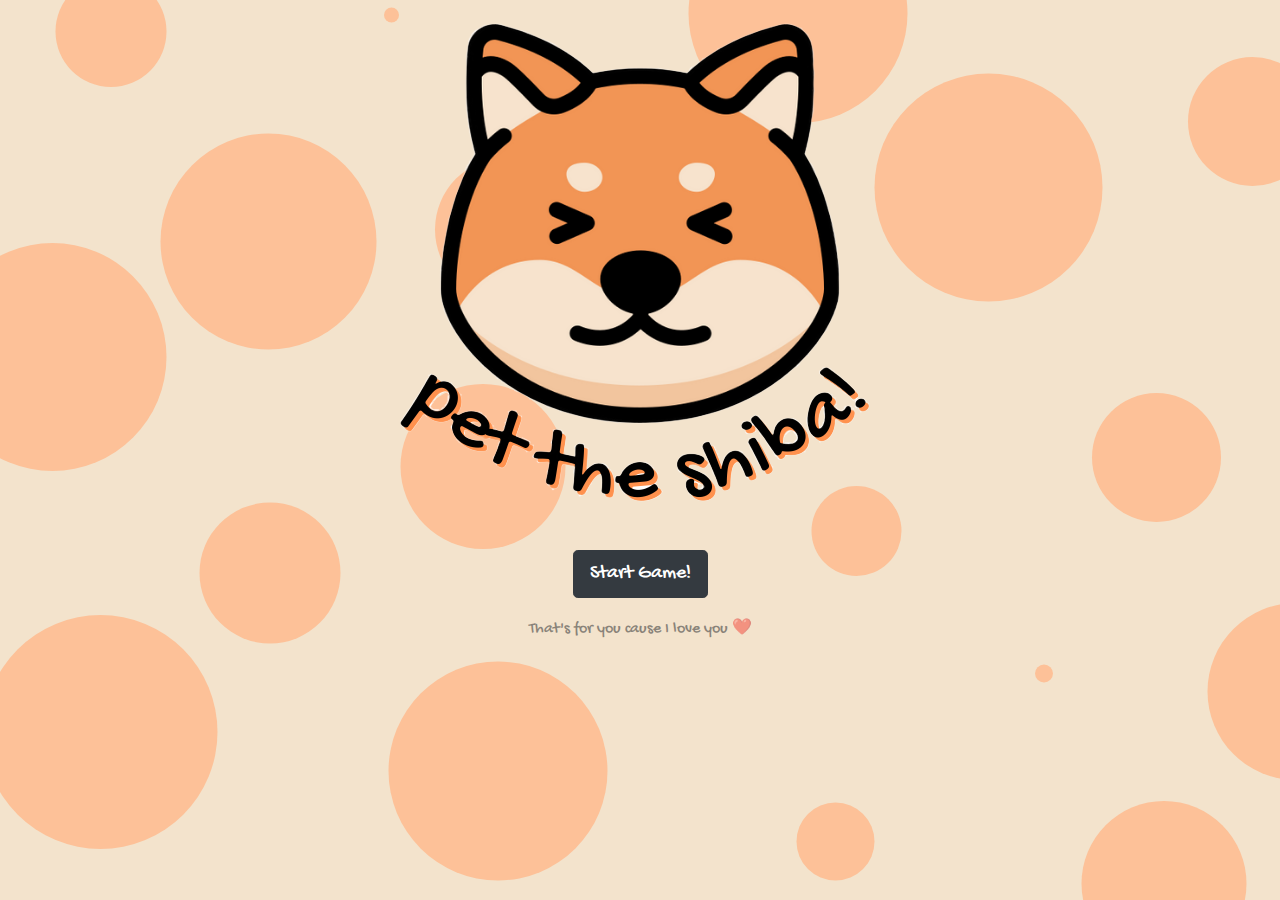
<file: index.html>
<!DOCTYPE html>
<html lang="en">
<head>
    <meta charset="UTF-8">
    <meta http-equiv="X-UA-Compatible" content="IE=edge">
    <meta name="viewport" content="width=device-width, initial-scale=1.0">
    <link rel="stylesheet" href="https://cdn.jsdelivr.net/npm/bootstrap@4.0.0/dist/css/bootstrap.min.css" integrity="sha384-Gn5384xqQ1aoWXA+058RXPxPg6fy4IWvTNh0E263XmFcJlSAwiGgFAW/dAiS6JXm" crossorigin="anonymous">
    <link rel="stylesheet" href="style.css">
    <script>
        function startGame() {
            window.location.href = 'game.html'
        }
    </script>
    <title>Pet The Shiba!</title>
</head>
<body>
    <div class="container">
        <div class="row">
            <div class="col">
                <div class="d-flex justify-content-center">
                    <img src="imagens/principal.png" alt="">
                </div>
            </div>
        </div>
        <div class="row">
            <div class="col">
                <div class="d-flex justify-content-center">
                    <button type="button" class="btn btn-dark btn-lg" onclick="startGame()" href = "">Start Game!</button>
                </div>
            </div>
        </div>
        <footer>
            That's for you cause I love you ❤️
        </footer>
    </div>
</body>
</html>
</file>
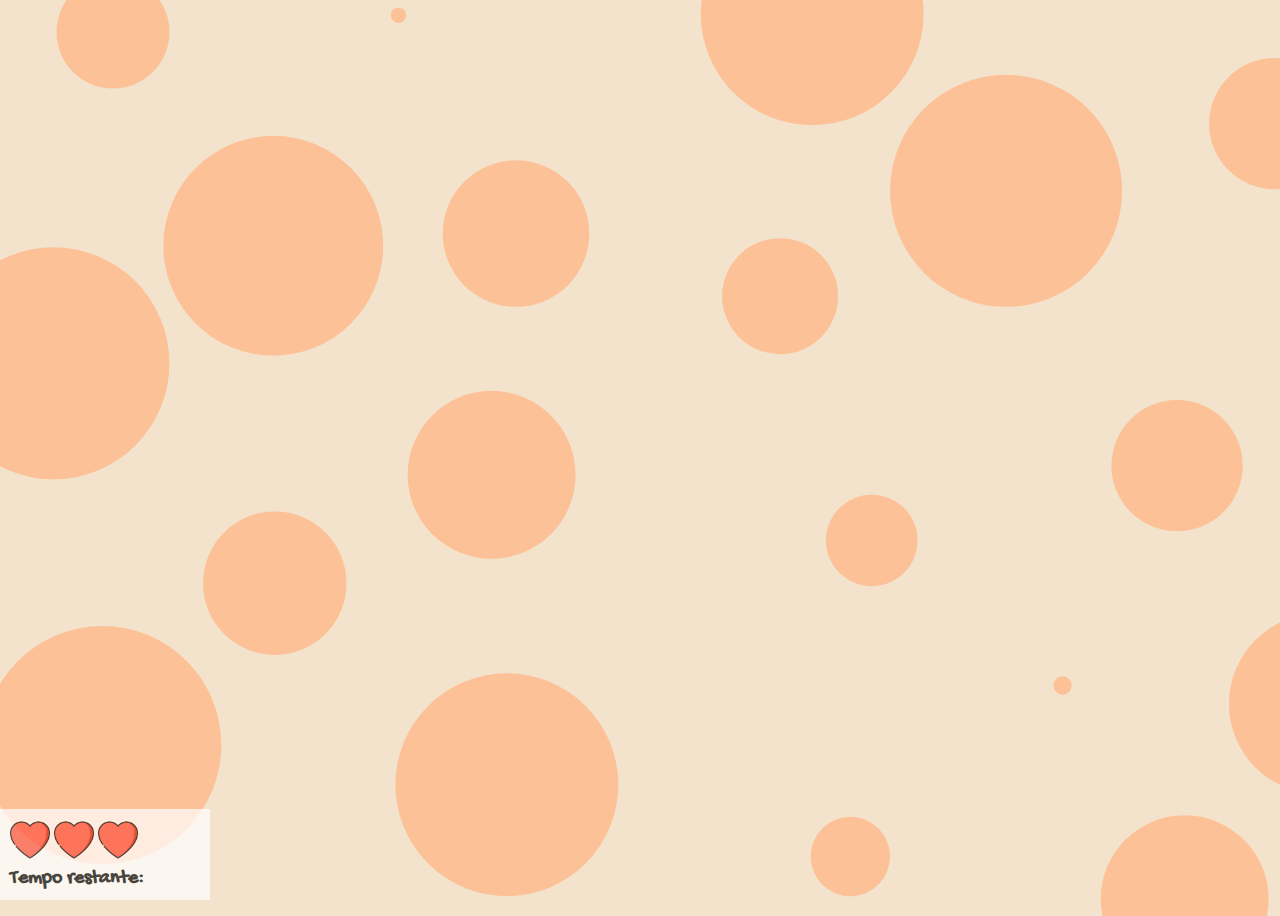
<file: game.html>
<!DOCTYPE html>
<html lang="en">
<head>
    <meta charset="UTF-8">
    <meta http-equiv="X-UA-Compatible" content="IE=edge">
    <meta name="viewport" content="width=device-width, initial-scale=1.0">
    <title>Pet The Shiba!</title>
    <link rel="stylesheet" href="style.css">
    <script src="app.js"></script>

</head>
<body onresize="ajustaTamanhoTela()">

    <div class="painel">
        <div class="vidas">
            <img src="imagens/heart.png" id="v1" alt="" width="40">
            <img src="imagens/heart.png" id="v2" alt="" width="40">
            <img src="imagens/heart.png" id="v3" alt="" width="40">
        </div>

        <div class="cronometro">
            Tempo restante: <span id="tempo"></span></div>
    </div>

    <script>
        var criaShiba =  setInterval(function() {
            posicaoRandomica()
        }, 3000)
    </script>

</body>
</html>
</file>
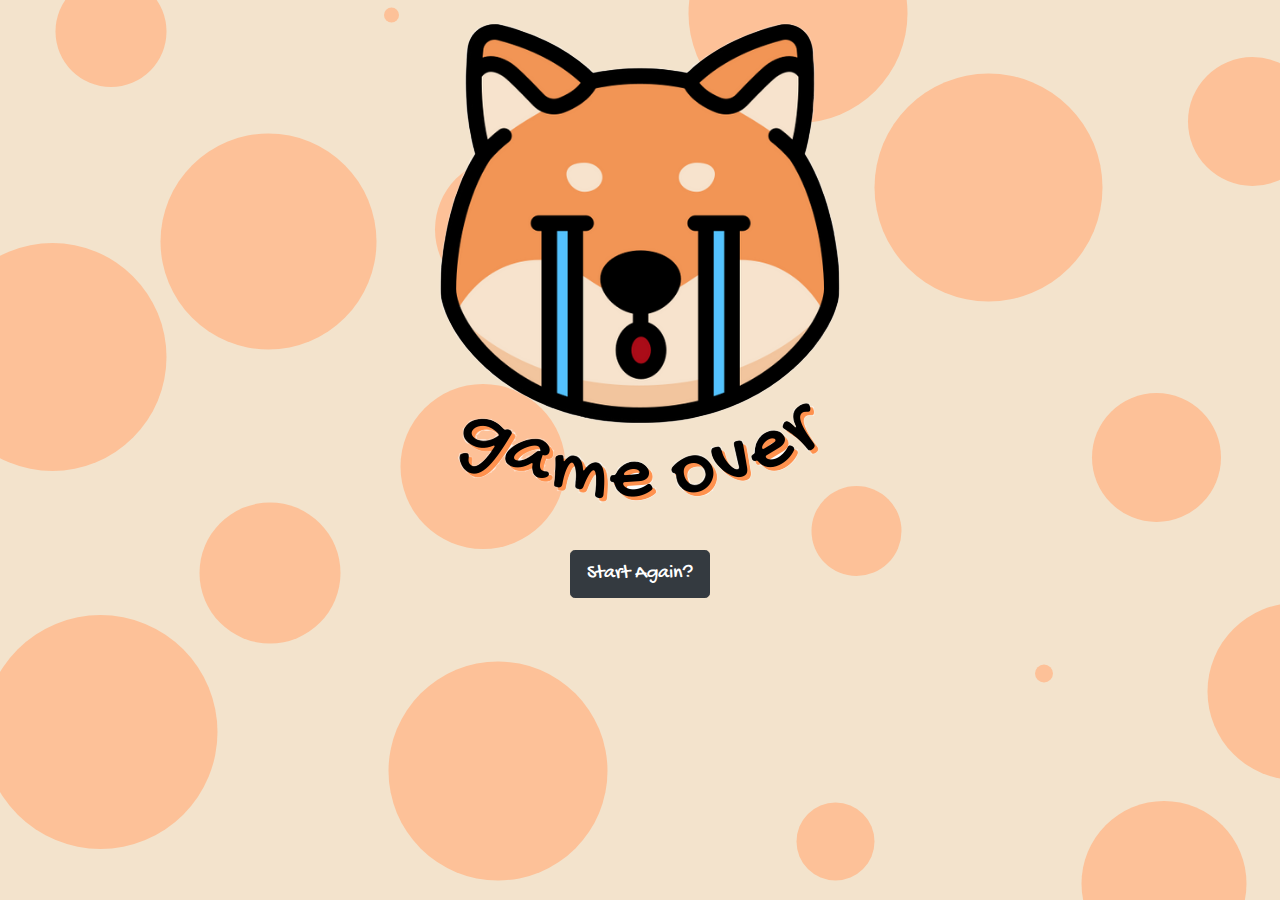
<file: gameover.html>
<!DOCTYPE html>
<html lang="en">
<head>
    <meta charset="UTF-8">
    <meta http-equiv="X-UA-Compatible" content="IE=edge">
    <meta name="viewport" content="width=device-width, initial-scale=1.0">
    <link rel="stylesheet" href="https://cdn.jsdelivr.net/npm/bootstrap@4.0.0/dist/css/bootstrap.min.css" integrity="sha384-Gn5384xqQ1aoWXA+058RXPxPg6fy4IWvTNh0E263XmFcJlSAwiGgFAW/dAiS6JXm" crossorigin="anonymous">
    <link rel="stylesheet" href="style.css">
    <title>Game Over :(</title>
</head>
<body>
    <div class="container">
        <div class="row">
            <div class="col">
                <div class="d-flex justify-content-center">
                    <img src="imagens/gameover.png" alt="">
                </div>
            </div>
        </div>
        <div class="row">
            <div class="col">
                <div class="d-flex justify-content-center">
                    <button type="button" class="btn btn-dark btn-lg" onclick="window.location.href = 'index.html'">Start Again?</button>
                </div>
            </div>
        </div>
    </div>
</body>
</html>
</file>
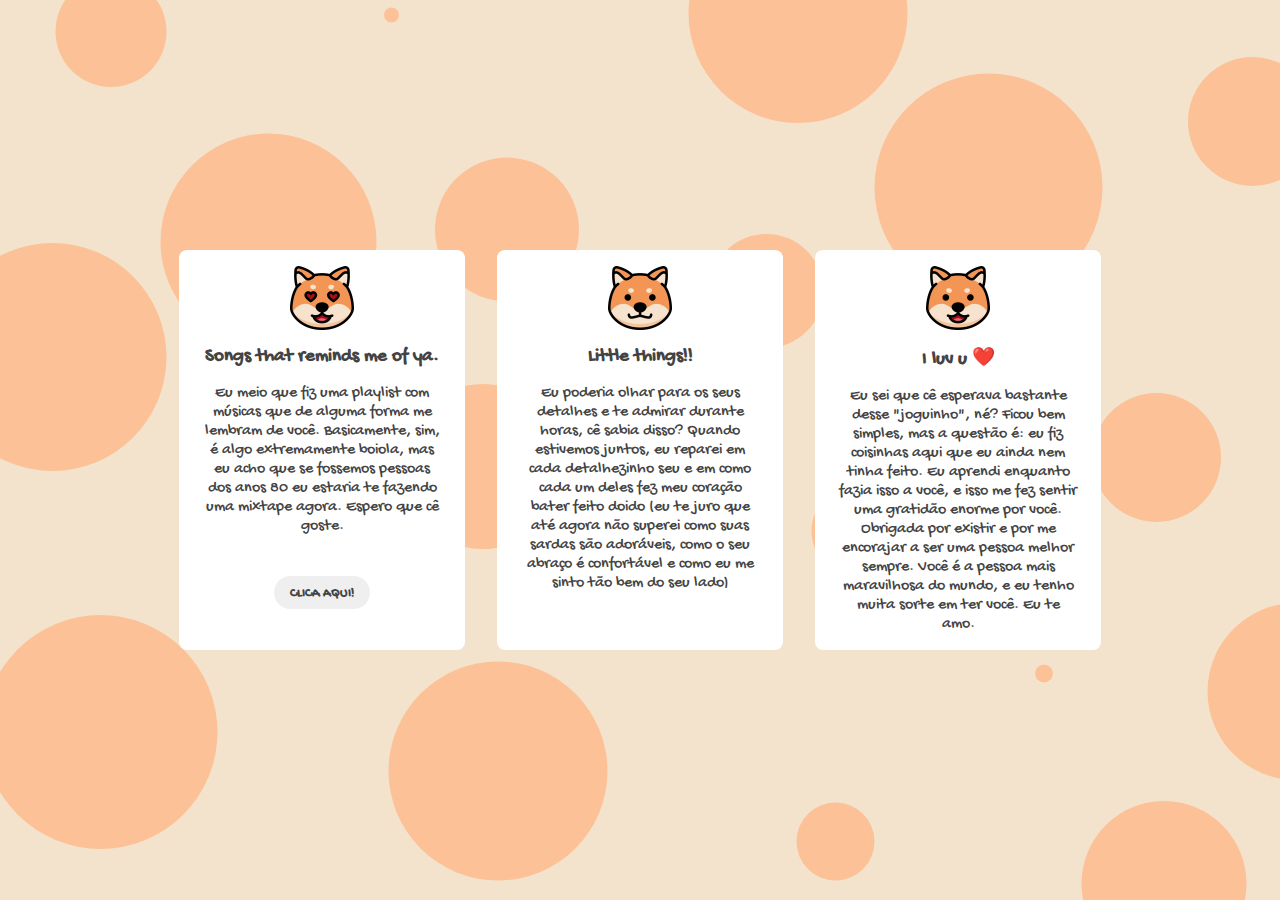
<file: loveyou.html>
<!DOCTYPE html>
<html lang="en">
<head>
    <meta charset="UTF-8">
    <meta http-equiv="X-UA-Compatible" content="IE=edge">
    <meta name="viewport" content="width=device-width, initial-scale=1.0">
    <title>Pet The Shiba!</title>
    <link rel="stylesheet" href="loveyou.css">

</head>
<body>
    <main class="cards">
        <section class="card">
            <img src="imagens/love.png" alt="">
            <h3>Songs that reminds me of ya.</h3>
            <span>Eu meio que fiz uma playlist com músicas que de alguma forma me lembram de você. Basicamente, sim, é algo extremamente boiola, mas eu acho que se fossemos pessoas dos anos 80 eu estaria te fazendo uma mixtape agora. Espero que cê goste.</span>
            <button class="button"><a href="https://open.spotify.com/playlist/0iVBDLl20JPgEINlGNWAfC?si=8cf348621c394fac&pt=f604f254a90f0ccabc11828ba7d34b2c">Clica aqui!</a></button>
        </section>
        <section class="card">
            <img src="imagens/grinning.png" alt="">
            <h3>Little things!!</h3>
            <span>Eu poderia olhar para os seus detalhes e te admirar durante horas, cê sabia disso? Quando estivemos juntos, eu reparei em cada detalhezinho seu e em como cada um deles fez meu coração bater feito doido (eu te juro que até agora não superei como suas sardas são adoráveis, como o seu abraço é confortável e como eu me sinto tão bem do seu lado)</span>
        </section>
        <section class="card">
            <img src="imagens/laughing.png" alt="">
            <h3>I luv u ❤️</h3>
            <span>Eu sei que cê esperava bastante desse "joguinho", né? Ficou bem simples, mas a questão é: eu fiz coisinhas aqui que eu ainda nem tinha feito. Eu aprendi enquanto fazia isso a você, e isso me fez sentir uma gratidão enorme por você. Obrigada por existir e por me encorajar a ser uma pessoa melhor sempre. Você é a pessoa mais maravilhosa do mundo, e eu tenho muita sorte em ter você.
                Eu te amo.
            </span>
        </section>
    </main>
</body>
</html>
</file>
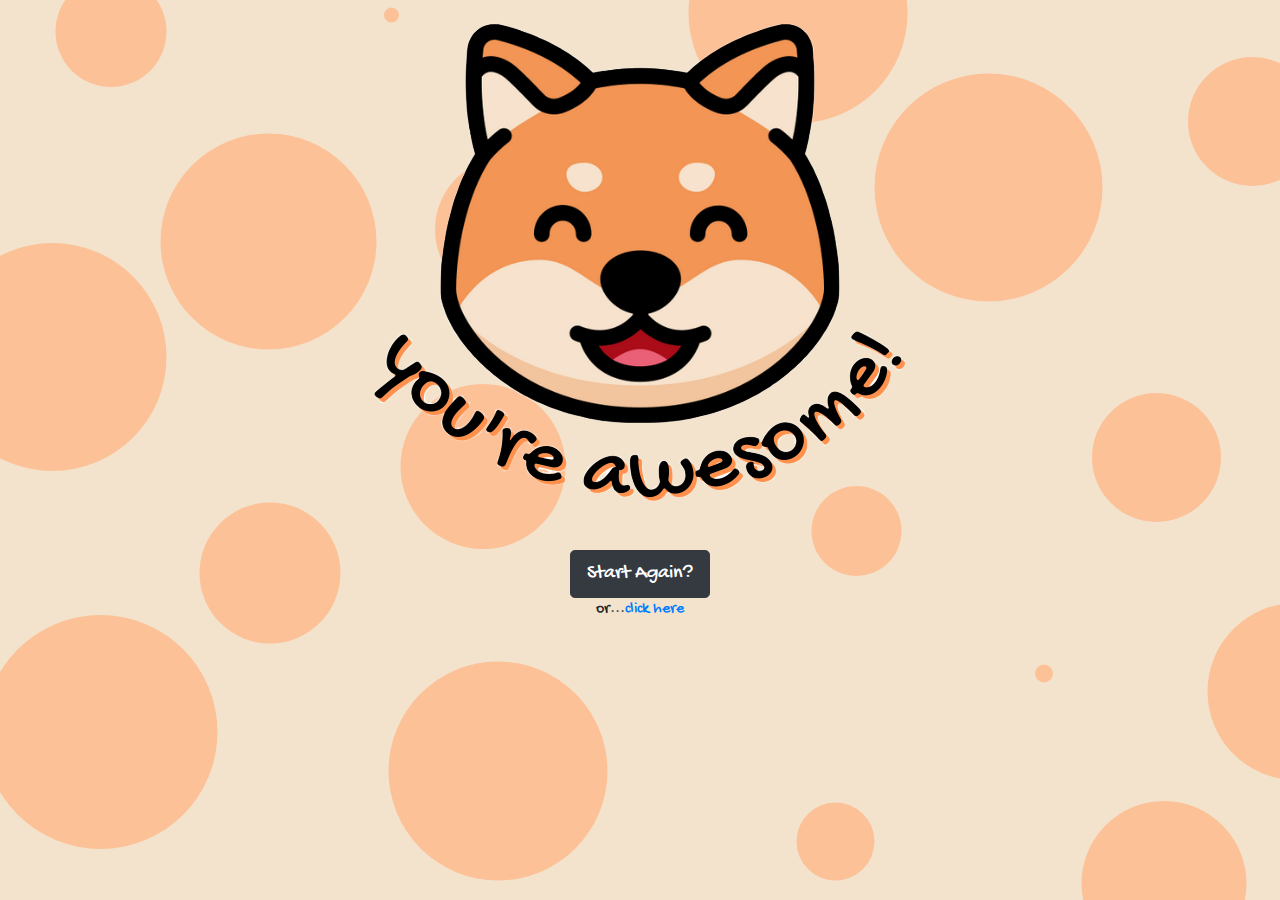
<file: youwin.html>
<!DOCTYPE html>
<html lang="en">
<head>
    <meta charset="UTF-8">
    <meta http-equiv="X-UA-Compatible" content="IE=edge">
    <meta name="viewport" content="width=device-width, initial-scale=1.0">
    <link rel="stylesheet" href="https://cdn.jsdelivr.net/npm/bootstrap@4.0.0/dist/css/bootstrap.min.css" integrity="sha384-Gn5384xqQ1aoWXA+058RXPxPg6fy4IWvTNh0E263XmFcJlSAwiGgFAW/dAiS6JXm" crossorigin="anonymous">
    <link rel="stylesheet" href="style.css">
    <title>You Win! ❤️</title>
</head>
<body>
    <div class="container">
        <div class="row">
            <div class="col">
                <div class="d-flex justify-content-center">
                    <img src="imagens/you_win.png" alt="">
                </div>
            </div>
        </div>
        <div class="row">
            <div class="col">
                <div class="d-flex justify-content-center">
                    <button type="button" class="btn btn-dark btn-lg" onclick="window.location.href = 'index.html'">Start Again?</button>
                </div>
            </div>
        </div>
        <div class="row">
            <div class="col">
                <div class="d-flex justify-content-center">
                    <p>or... </p> <a href="loveyou.html">click here</a>
                </div>
            </div>
        </div>
    </div>
</body>
</html>
</file>
<file: style.css>
@import url('https://fonts.googleapis.com/css2?family=Gochi+Hand&display=swap');

html{
    cursor: url(imagens/hand.png) 30 30, auto;
}

body{
    background-image: url(imagens/bg.svg);
    background-repeat: no-repeat;
    background-size: cover;
    width: 100vw;
    height: 100vh;
    font-family: 'Gochi Hand', sans-serif;
    overflow: hidden;
}

.shiba1{
    height: 50px;
    width: 50px;
}

.shiba2{
    height: 60px;
    width: 60px;
}

.shiba3{
    height: 70px;
    width: 70px;
}

.painel{
    position: absolute;
    width: 190px;
    padding: 10px;
    left: 0;
    bottom: 0px;
    border-top: solid 1px #fff;
    background-color: #fff;
    opacity: 0.7;
}

.vidas{
    float: left;
}

.cronometro{
    float: left;
    font-size: 20px;
    font-weight: bold;
}

footer{
    padding: 20px;
    opacity: 0.5;
    display: flex;
    margin: 0 auto;
    justify-content: center;
}
</file>
<file: loveyou.css>
@import url('https://fonts.googleapis.com/css2?family=Gochi+Hand&display=swap');

* {
    margin: 0;
    padding: 0;
    box-sizing: border-box;
}

body{
    background-image: url(imagens/bg.svg);
    background-repeat: no-repeat;
    background-size: cover;
    width: 100%;
    height: 100vh;
    font-family: 'Gochi Hand', sans-serif;
    display: flex;
    justify-content: center;
    align-items: center;
    color: #434343;
}

main.cards{
    display: flex;
    padding: 32px;
}

main.cards section.card {
    display: flex;
    flex-direction: column;
    align-items: center;
    text-align: center;
    background-color: #fff;
    padding: 1rem 1.5rem;
    border-radius: 8px;
    max-width: 286px;
    margin: 1rem;
}

main.cards section.card img{
    width: 64px;
    height: 64px;
}

main.cards section.card button{
    padding: 0.5rem 1rem;
    text-transform: uppercase;
    border-radius: 32px;
    border: 0;
    cursor: pointer;
    font-size: 80%;
    font-weight: bold;
    margin-top: 40px;
}

main.cards section.card button a{
   text-decoration: none;
   color: #434343;
   font-family: 'Gochi Hand', sans-serif;
}

h3{
    padding-bottom: 16px;
    margin-top: 16px;
}
</file>
